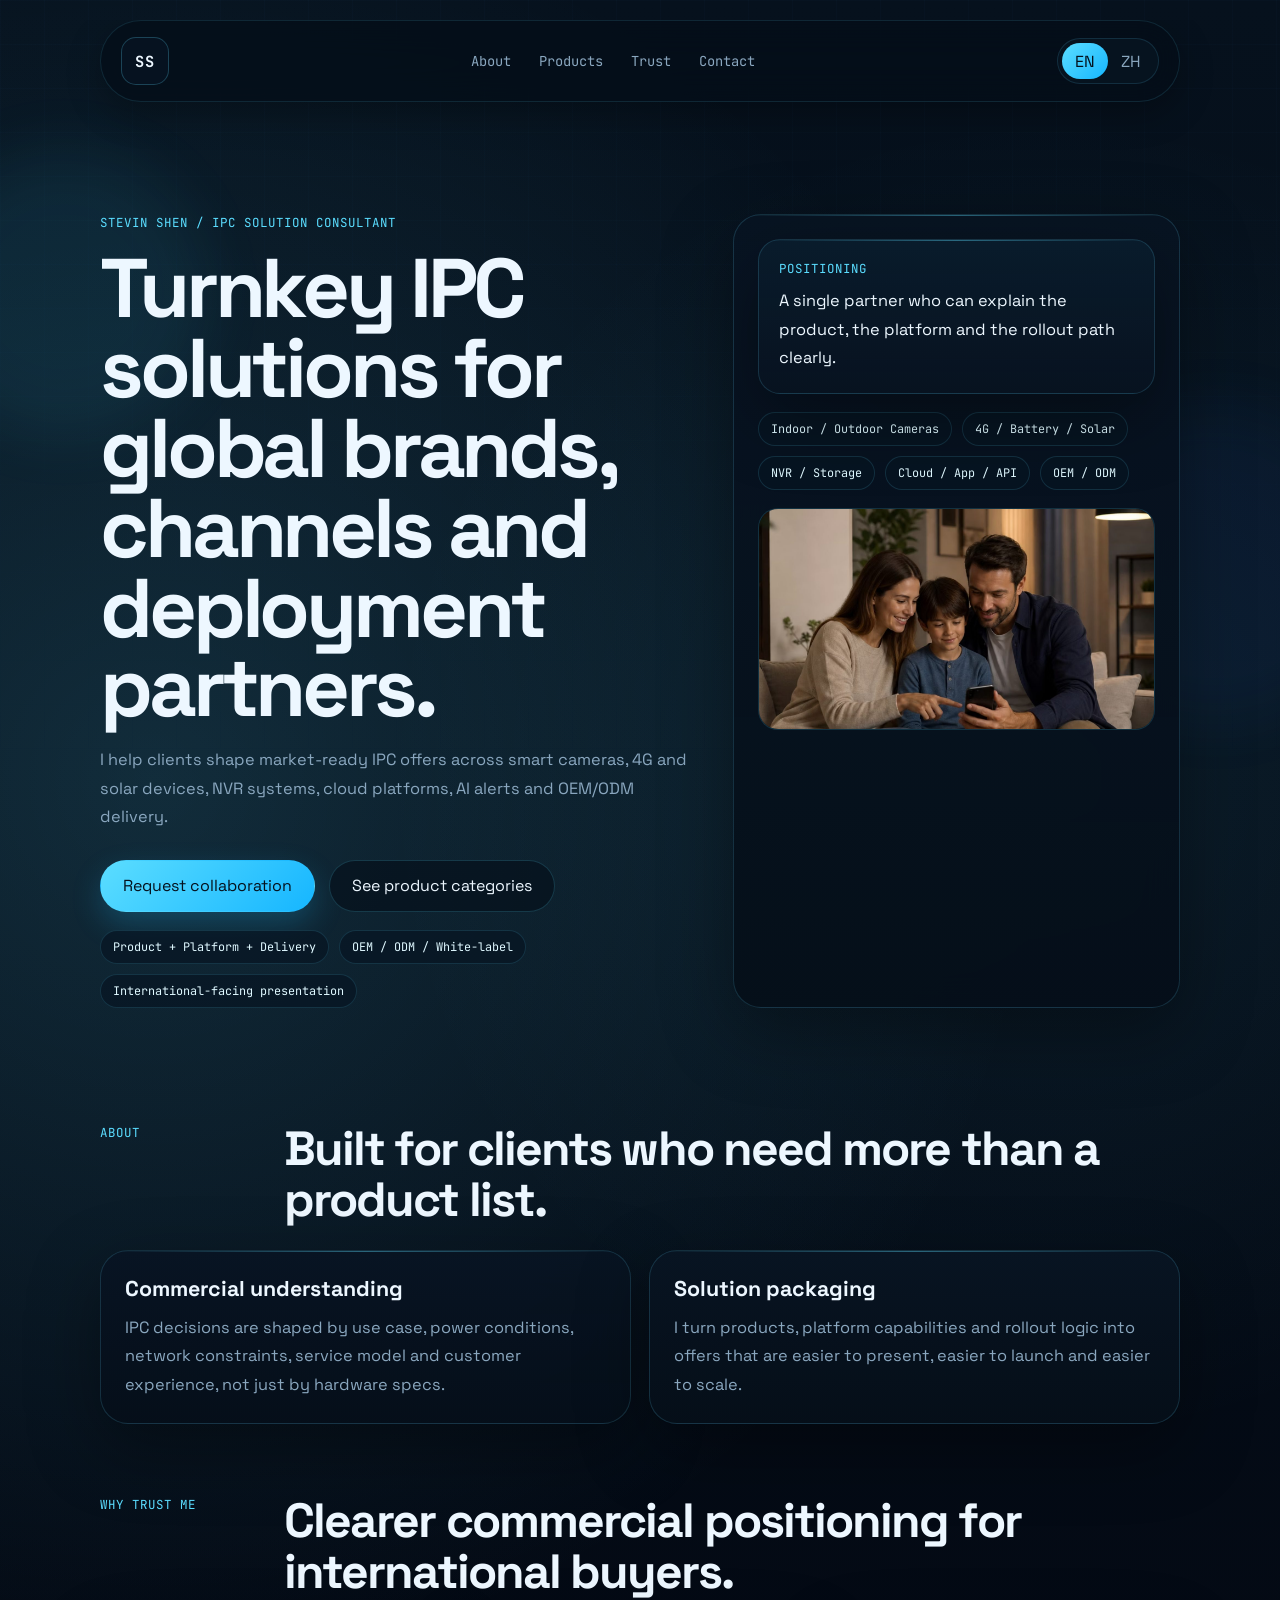
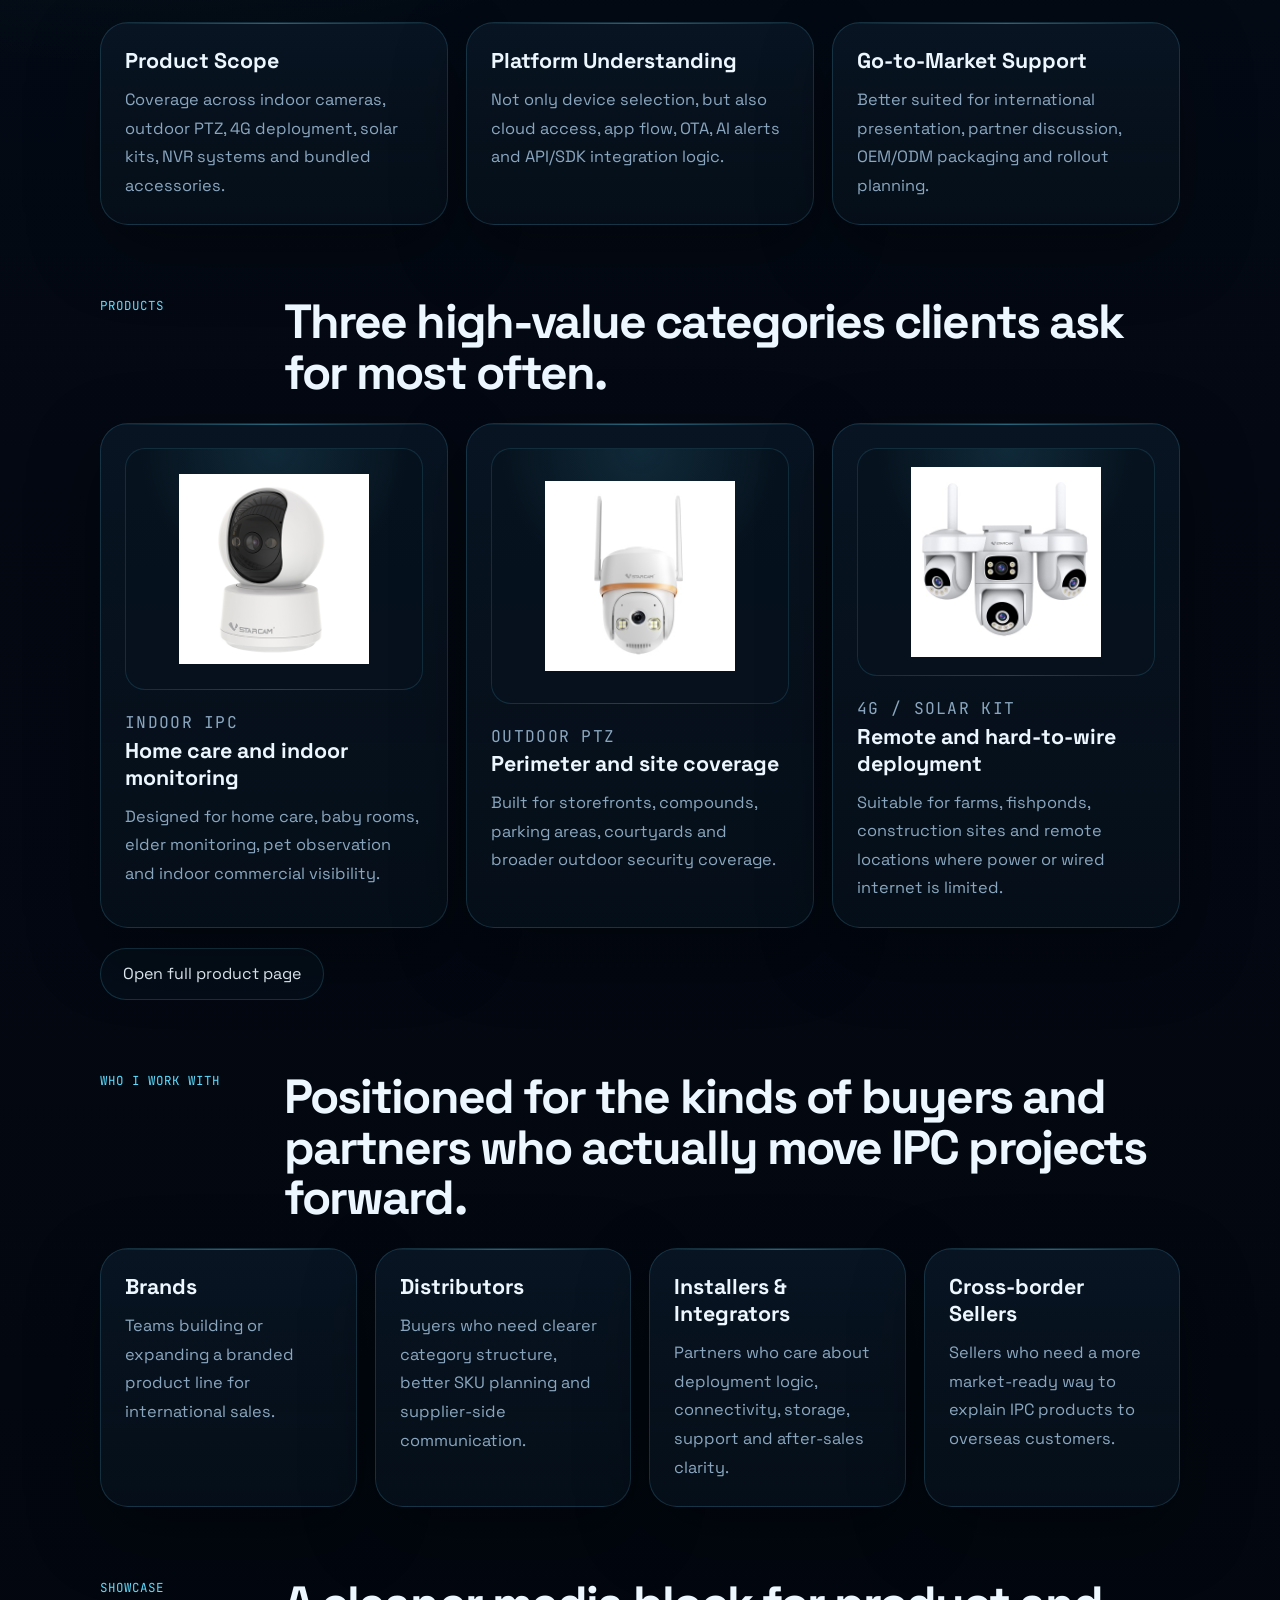
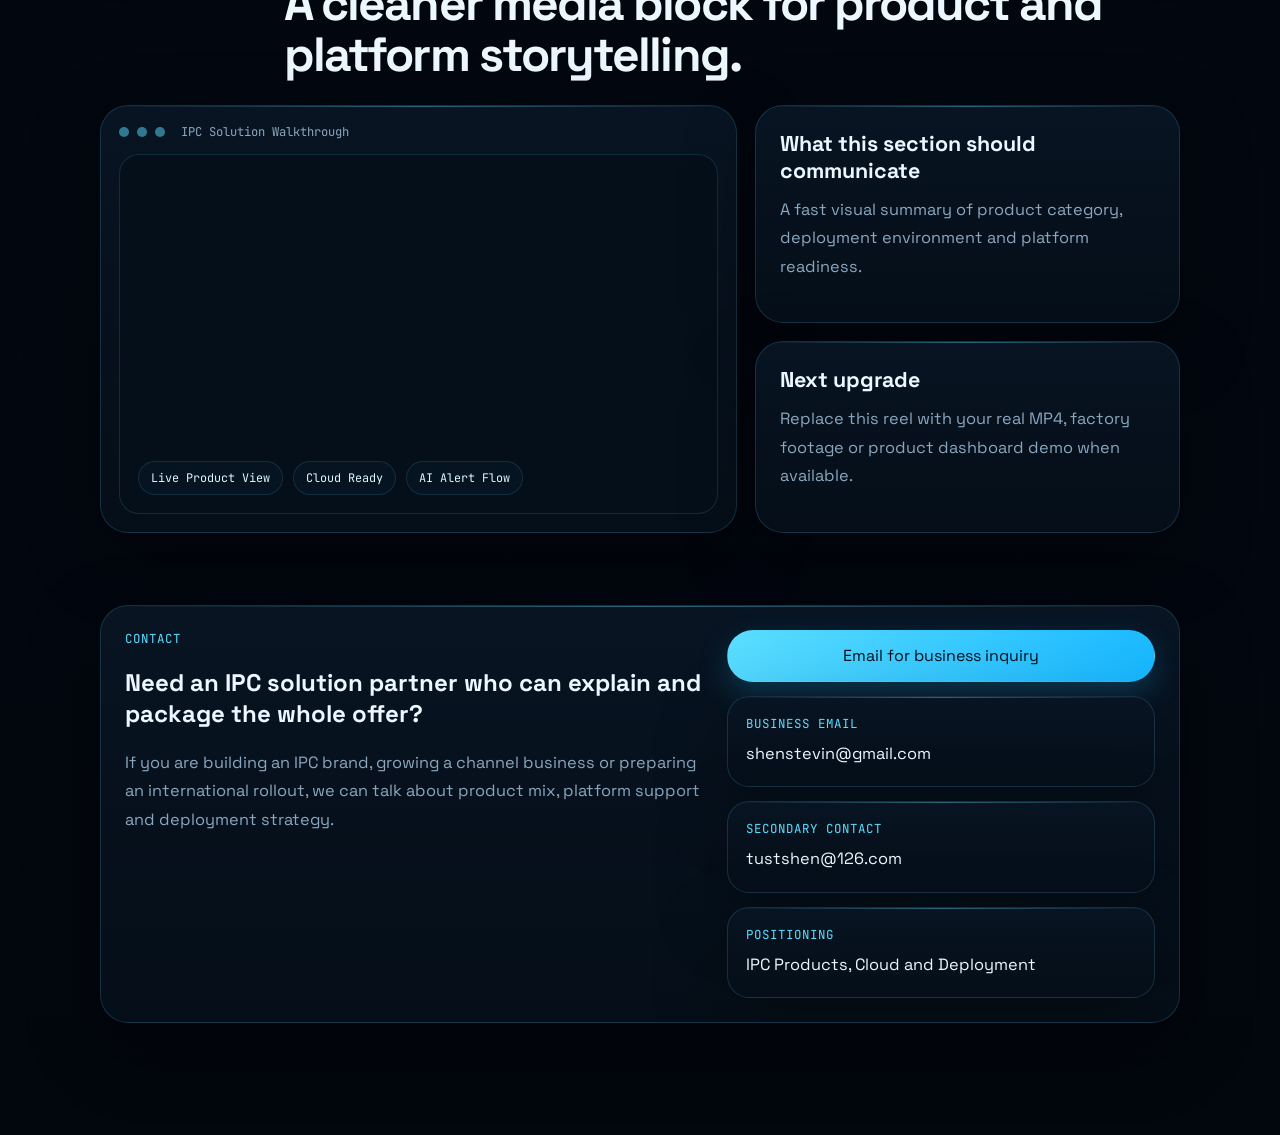
<file: index.html>
<!DOCTYPE html>
<html lang="en" class="no-js">
<head>
  <meta charset="UTF-8">
  <meta name="viewport" content="width=device-width, initial-scale=1.0">
  <title>Stevin Shen | IPC Solutions</title>
  <meta
    name="description"
    content="Stevin Shen helps global clients launch and deploy IPC products with cameras, cloud platforms, AI analytics, OEM/ODM support and turnkey delivery."
  >
  <script>
    document.documentElement.classList.remove("no-js");
    document.documentElement.classList.add("js");
  </script>
  <link rel="preconnect" href="https://fonts.googleapis.com">
  <link rel="preconnect" href="https://fonts.gstatic.com" crossorigin>
  <link
    href="https://fonts.googleapis.com/css2?family=JetBrains+Mono:wght@400;500;700&family=Space+Grotesk:wght@400;500;700&display=swap"
    rel="stylesheet"
  >
  <link rel="stylesheet" href="styles.css">
</head>
<body data-page="home">
  <div class="page-shell">
    <div class="ambient ambient-left"></div>
    <div class="ambient ambient-right"></div>

    <header class="site-header">
      <a class="brand" href="#top" data-i18n-attr="aria-label:brand_aria">
        <span>SS</span>
      </a>

      <nav class="site-nav" id="site-nav" data-i18n-attr="aria-label:nav_aria">
        <a href="#about" data-i18n="nav_about">About</a>
        <a href="products.html" data-i18n="nav_products">Products</a>
        <a href="#trust" data-i18n="nav_trust">Trust</a>
        <a href="#contact" data-i18n="nav_contact">Contact</a>
      </nav>

      <div class="header-tools">
        <div class="lang-switcher" data-i18n-attr="aria-label:lang_aria">
          <button class="lang-button is-active" type="button" data-lang="en" aria-pressed="true">EN</button>
          <button class="lang-button" type="button" data-lang="zh" aria-pressed="false">ZH</button>
        </div>

        <button
          class="nav-toggle"
          type="button"
          aria-expanded="false"
          aria-controls="site-nav"
          data-i18n-attr="aria-label:menu_aria"
        >
          <span></span>
          <span></span>
        </button>
      </div>
    </header>

    <main id="top">
      <section class="hero reveal">
        <div class="hero-copy">
          <p class="eyebrow" data-i18n="hero_eyebrow">Stevin Shen / IPC Solution Consultant</p>
          <h1 data-i18n="hero_title">Turnkey IPC solutions for global brands, channels and deployment partners.</h1>
          <p class="hero-text" data-i18n="hero_text">
            I help clients shape market-ready IPC offers across smart cameras, 4G and solar devices, NVR systems, cloud platforms, AI alerts and OEM/ODM delivery.
          </p>
          <div class="hero-actions">
            <a
              class="button button-primary"
              href="mailto:shenstevin@gmail.com?subject=IPC%20Solution%20Inquiry"
              data-i18n="hero_cta_primary"
            >Request collaboration</a>
            <a class="button button-secondary" href="products.html" data-i18n="hero_cta_secondary">See product categories</a>
          </div>
          <div class="trust-strip">
            <span data-i18n="trust_1">Product + Platform + Delivery</span>
            <span data-i18n="trust_2">OEM / ODM / White-label</span>
            <span data-i18n="trust_3">International-facing presentation</span>
          </div>
        </div>

        <aside class="hero-panel">
          <div class="panel-card">
            <p class="panel-label" data-i18n="panel_label">Positioning</p>
            <p class="panel-title" data-i18n="panel_title">
              A single partner who can explain the product, the platform and the rollout path clearly.
            </p>
          </div>
          <div class="hero-tags">
            <span data-i18n="tag_1">Indoor / Outdoor Cameras</span>
            <span data-i18n="tag_2">4G / Battery / Solar</span>
            <span data-i18n="tag_3">NVR / Storage</span>
            <span data-i18n="tag_4">Cloud / App / API</span>
            <span data-i18n="tag_5">OEM / ODM</span>
          </div>
          <div class="hero-preview">
            <img
              src="assets/eyngo/hero.jpg"
              alt="IPC solution visual overview"
              data-i18n-attr="alt:hero_preview_alt"
            >
          </div>
        </aside>
      </section>

      <section class="section reveal" id="about">
        <div class="section-heading">
          <p class="section-kicker" data-i18n="about_kicker">About</p>
          <h2 data-i18n="about_title">Built for clients who need more than a product list.</h2>
        </div>
        <div class="simple-grid about-grid">
          <article class="info-card">
            <h3 data-i18n="about_card_1_title">Commercial understanding</h3>
            <p data-i18n="about_card_1_text">
              IPC decisions are shaped by use case, power conditions, network constraints, service model and customer experience, not just by hardware specs.
            </p>
          </article>
          <article class="info-card">
            <h3 data-i18n="about_card_2_title">Solution packaging</h3>
            <p data-i18n="about_card_2_text">
              I turn products, platform capabilities and rollout logic into offers that are easier to present, easier to launch and easier to scale.
            </p>
          </article>
        </div>
      </section>

      <section class="section reveal" id="trust">
        <div class="section-heading">
          <p class="section-kicker" data-i18n="trust_kicker">Why Trust Me</p>
          <h2 data-i18n="trust_title">Clearer commercial positioning for international buyers.</h2>
        </div>
        <div class="trust-grid">
          <article class="info-card">
            <h3 data-i18n="trust_card_1_title">Product Scope</h3>
            <p data-i18n="trust_card_1_text">
              Coverage across indoor cameras, outdoor PTZ, 4G deployment, solar kits, NVR systems and bundled accessories.
            </p>
          </article>
          <article class="info-card">
            <h3 data-i18n="trust_card_2_title">Platform Understanding</h3>
            <p data-i18n="trust_card_2_text">
              Not only device selection, but also cloud access, app flow, OTA, AI alerts and API/SDK integration logic.
            </p>
          </article>
          <article class="info-card">
            <h3 data-i18n="trust_card_3_title">Go-to-Market Support</h3>
            <p data-i18n="trust_card_3_text">
              Better suited for international presentation, partner discussion, OEM/ODM packaging and rollout planning.
            </p>
          </article>
        </div>
      </section>

      <section class="section reveal" id="products-preview">
        <div class="section-heading">
          <p class="section-kicker" data-i18n="products_kicker">Products</p>
          <h2 data-i18n="products_title">Three high-value categories clients ask for most often.</h2>
        </div>
        <div class="product-grid">
          <article class="product-card">
            <div class="product-media">
              <img
                src="assets/eyngo/c994.jpg"
                alt="Indoor IPC camera product image"
                data-i18n-attr="alt:product_1_alt"
              >
            </div>
            <div class="product-body">
              <p class="product-label" data-i18n="product_1_label">Indoor IPC</p>
              <h3 data-i18n="product_1_title">Home care and indoor monitoring</h3>
              <p data-i18n="product_1_text">
                Designed for home care, baby rooms, elder monitoring, pet observation and indoor commercial visibility.
              </p>
            </div>
          </article>

          <article class="product-card">
            <div class="product-media">
              <img
                src="assets/eyngo/hs30.jpg"
                alt="Outdoor PTZ camera product image"
                data-i18n-attr="alt:product_2_alt"
              >
            </div>
            <div class="product-body">
              <p class="product-label" data-i18n="product_2_label">Outdoor PTZ</p>
              <h3 data-i18n="product_2_title">Perimeter and site coverage</h3>
              <p data-i18n="product_2_text">
                Built for storefronts, compounds, parking areas, courtyards and broader outdoor security coverage.
              </p>
            </div>
          </article>

          <article class="product-card">
            <div class="product-media">
              <img
                src="assets/eyngo/cg623fr.jpg"
                alt="4G solar IPC product image"
                data-i18n-attr="alt:product_3_alt"
              >
            </div>
            <div class="product-body">
              <p class="product-label" data-i18n="product_3_label">4G / Solar Kit</p>
              <h3 data-i18n="product_3_title">Remote and hard-to-wire deployment</h3>
              <p data-i18n="product_3_text">
                Suitable for farms, fishponds, construction sites and remote locations where power or wired internet is limited.
              </p>
            </div>
          </article>
        </div>
        <div class="section-footer">
          <a class="button button-secondary" href="products.html" data-i18n="products_footer_cta">Open full product page</a>
        </div>
      </section>

      <section class="section reveal" id="who">
        <div class="section-heading">
          <p class="section-kicker" data-i18n="who_kicker">Who I Work With</p>
          <h2 data-i18n="who_title">Positioned for the kinds of buyers and partners who actually move IPC projects forward.</h2>
        </div>
        <div class="who-grid">
          <article class="info-card">
            <h3 data-i18n="who_card_1_title">Brands</h3>
            <p data-i18n="who_card_1_text">
              Teams building or expanding a branded product line for international sales.
            </p>
          </article>
          <article class="info-card">
            <h3 data-i18n="who_card_2_title">Distributors</h3>
            <p data-i18n="who_card_2_text">
              Buyers who need clearer category structure, better SKU planning and supplier-side communication.
            </p>
          </article>
          <article class="info-card">
            <h3 data-i18n="who_card_3_title">Installers & Integrators</h3>
            <p data-i18n="who_card_3_text">
              Partners who care about deployment logic, connectivity, storage, support and after-sales clarity.
            </p>
          </article>
          <article class="info-card">
            <h3 data-i18n="who_card_4_title">Cross-border Sellers</h3>
            <p data-i18n="who_card_4_text">
              Sellers who need a more market-ready way to explain IPC products to overseas customers.
            </p>
          </article>
        </div>
      </section>

      <section class="section reveal" id="showcase">
        <div class="section-heading">
          <p class="section-kicker" data-i18n="showcase_kicker">Showcase</p>
          <h2 data-i18n="showcase_title">A cleaner media block for product and platform storytelling.</h2>
        </div>
        <div class="demo-layout">
          <div class="demo-card">
            <div class="demo-topbar">
              <span></span>
              <span></span>
              <span></span>
              <p data-i18n="demo_window_title">IPC Solution Walkthrough</p>
            </div>
            <div class="demo-reel" data-i18n-attr="aria-label:demo_object_aria">
              <img
                class="demo-slide demo-slide-a"
                src="assets/eyngo/smart-products-scene-living.png"
                alt="IPC product living scene showcase"
                data-i18n-attr="alt:demo_slide_1_alt"
              >
              <img
                class="demo-slide demo-slide-b"
                src="assets/eyngo/c994.jpg"
                alt="Indoor IPC camera close-up"
                data-i18n-attr="alt:demo_slide_2_alt"
              >
              <img
                class="demo-slide demo-slide-c"
                src="assets/eyngo/hs30.jpg"
                alt="Outdoor IPC camera close-up"
                data-i18n-attr="alt:demo_slide_3_alt"
              >
              <img
                class="demo-slide demo-slide-d"
                src="assets/eyngo/cg623fr.jpg"
                alt="4G IPC camera close-up"
                data-i18n-attr="alt:demo_slide_4_alt"
              >
              <div class="demo-overlay">
                <span class="demo-chip" data-i18n="demo_chip_1">Live Product View</span>
                <span class="demo-chip" data-i18n="demo_chip_2">Cloud Ready</span>
                <span class="demo-chip" data-i18n="demo_chip_3">AI Alert Flow</span>
              </div>
            </div>
          </div>

          <div class="demo-copy">
            <article class="info-card">
              <h3 data-i18n="demo_card_1_title">What this section should communicate</h3>
              <p data-i18n="demo_card_1_text">
                A fast visual summary of product category, deployment environment and platform readiness.
              </p>
            </article>
            <article class="info-card">
              <h3 data-i18n="demo_card_2_title">Next upgrade</h3>
              <p data-i18n="demo_card_2_text">
                Replace this reel with your real MP4, factory footage or product dashboard demo when available.
              </p>
            </article>
          </div>
        </div>
      </section>

      <section class="section contact-section reveal" id="contact">
        <div class="contact-card">
          <div>
            <p class="section-kicker" data-i18n="contact_kicker">Contact</p>
            <h2 data-i18n="contact_title">Need an IPC solution partner who can explain and package the whole offer?</h2>
            <p class="contact-text" data-i18n="contact_text">
              If you are building an IPC brand, growing a channel business or preparing an international rollout, we can talk about product mix, platform support and deployment strategy.
            </p>
          </div>
          <div class="contact-panel">
            <a
              class="button button-primary button-block"
              href="mailto:shenstevin@gmail.com?subject=IPC%20Solution%20Inquiry"
              data-i18n="contact_email_button"
            >Email for business inquiry</a>
            <div class="contact-meta">
              <p class="contact-label" data-i18n="contact_meta_1_label">Business Email</p>
              <p class="contact-value">shenstevin@gmail.com</p>
            </div>
            <div class="contact-meta">
              <p class="contact-label" data-i18n="contact_meta_2_label">Secondary Contact</p>
              <p class="contact-value">tustshen@126.com</p>
            </div>
            <div class="contact-meta">
              <p class="contact-label" data-i18n="contact_meta_3_label">Positioning</p>
              <p class="contact-value" data-i18n="contact_meta_3_value">IPC Products, Cloud and Deployment</p>
            </div>
          </div>
        </div>
      </section>
    </main>
  </div>

  <script src="script.js"></script>
</body>
</html>
</file>
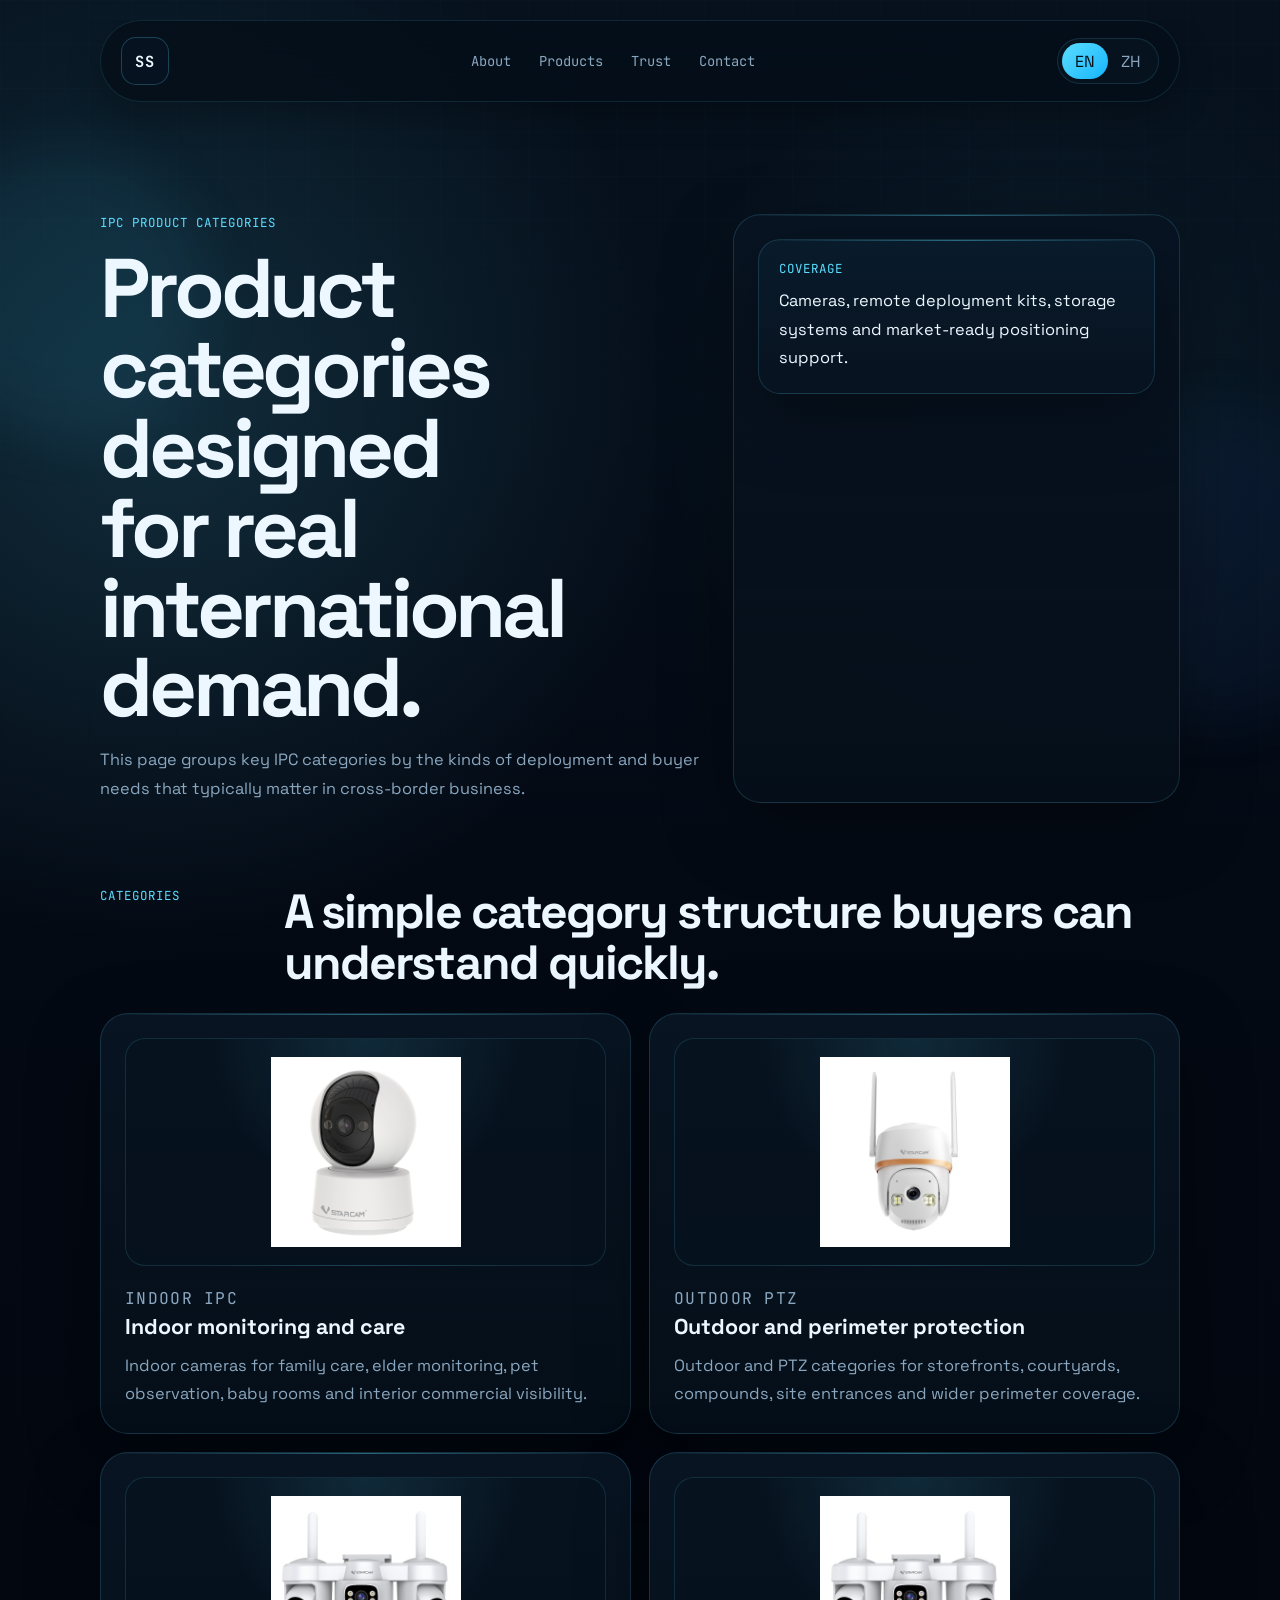
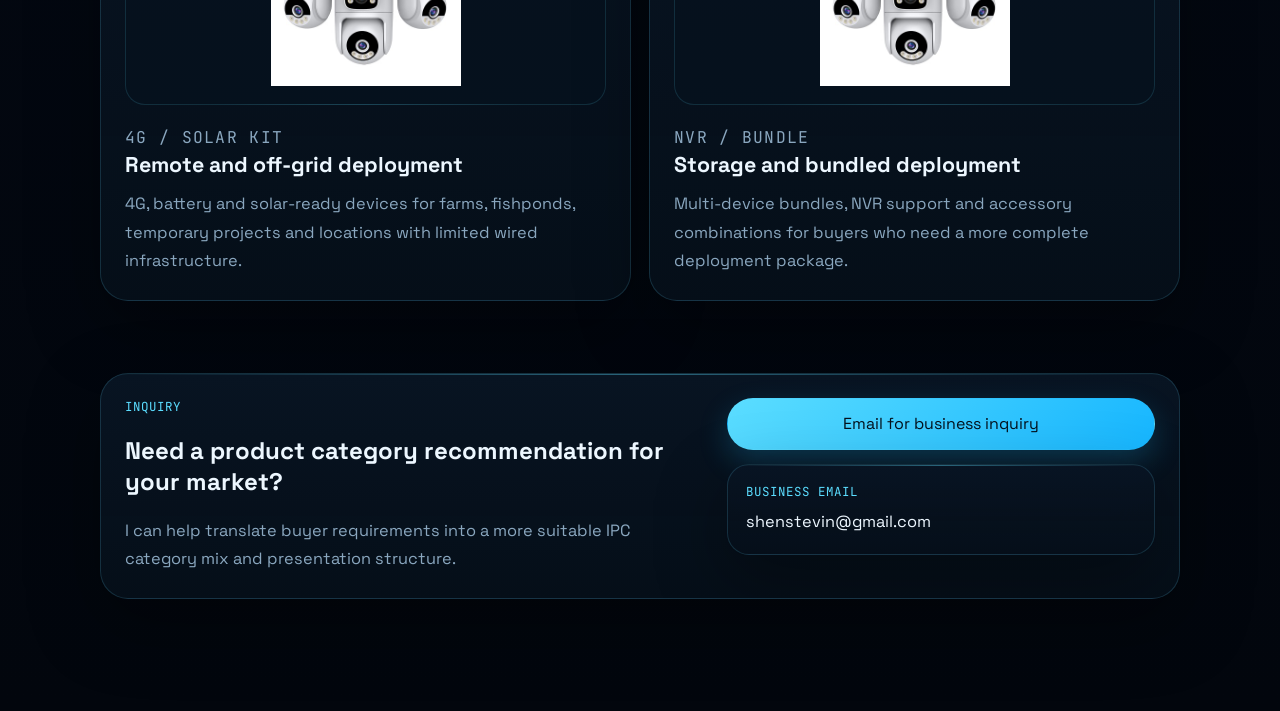
<file: products.html>
<!DOCTYPE html>
<html lang="en" class="no-js">
<head>
  <meta charset="UTF-8">
  <meta name="viewport" content="width=device-width, initial-scale=1.0">
  <title>Stevin Shen | IPC Product Categories</title>
  <meta
    name="description"
    content="IPC product categories for international buyers, including indoor cameras, outdoor PTZ, 4G deployments, solar kits and NVR bundles."
  >
  <script>
    document.documentElement.classList.remove("no-js");
    document.documentElement.classList.add("js");
  </script>
  <link rel="preconnect" href="https://fonts.googleapis.com">
  <link rel="preconnect" href="https://fonts.gstatic.com" crossorigin>
  <link
    href="https://fonts.googleapis.com/css2?family=JetBrains+Mono:wght@400;500;700&family=Space+Grotesk:wght@400;500;700&display=swap"
    rel="stylesheet"
  >
  <link rel="stylesheet" href="styles.css">
</head>
<body data-page="products">
  <div class="page-shell">
    <div class="ambient ambient-left"></div>
    <div class="ambient ambient-right"></div>

    <header class="site-header">
      <a class="brand" href="index.html" data-i18n-attr="aria-label:brand_aria">
        <span>SS</span>
      </a>

      <nav class="site-nav" id="site-nav" data-i18n-attr="aria-label:nav_aria">
        <a href="index.html#about" data-i18n="nav_about">About</a>
        <a href="products.html" data-i18n="nav_products">Products</a>
        <a href="index.html#trust" data-i18n="nav_trust">Trust</a>
        <a href="index.html#contact" data-i18n="nav_contact">Contact</a>
      </nav>

      <div class="header-tools">
        <div class="lang-switcher" data-i18n-attr="aria-label:lang_aria">
          <button class="lang-button is-active" type="button" data-lang="en" aria-pressed="true">EN</button>
          <button class="lang-button" type="button" data-lang="zh" aria-pressed="false">ZH</button>
        </div>

        <button
          class="nav-toggle"
          type="button"
          aria-expanded="false"
          aria-controls="site-nav"
          data-i18n-attr="aria-label:menu_aria"
        >
          <span></span>
          <span></span>
        </button>
      </div>
    </header>

    <main id="top">
      <section class="hero reveal hero-compact">
        <div class="hero-copy">
          <p class="eyebrow" data-i18n="products_page_eyebrow">IPC Product Categories</p>
          <h1 data-i18n="products_page_title">Product categories designed for real international demand.</h1>
          <p class="hero-text" data-i18n="products_page_text">
            This page groups key IPC categories by the kinds of deployment and buyer needs that typically matter in cross-border business.
          </p>
        </div>

        <aside class="hero-panel">
          <div class="panel-card">
            <p class="panel-label" data-i18n="products_page_panel_label">Coverage</p>
            <p class="panel-title" data-i18n="products_page_panel_title">
              Cameras, remote deployment kits, storage systems and market-ready positioning support.
            </p>
          </div>
        </aside>
      </section>

      <section class="section reveal">
        <div class="section-heading">
          <p class="section-kicker" data-i18n="products_page_section_kicker">Categories</p>
          <h2 data-i18n="products_page_section_title">A simple category structure buyers can understand quickly.</h2>
        </div>
        <div class="catalog-grid">
          <article class="product-card product-card-wide">
            <div class="product-media">
              <img src="assets/eyngo/c994.jpg" alt="Indoor IPC camera product image" data-i18n-attr="alt:product_1_alt">
            </div>
            <div class="product-body">
              <p class="product-label" data-i18n="product_1_label">Indoor IPC</p>
              <h3 data-i18n="products_page_card_1_title">Indoor monitoring and care</h3>
              <p data-i18n="products_page_card_1_text">
                Indoor cameras for family care, elder monitoring, pet observation, baby rooms and interior commercial visibility.
              </p>
            </div>
          </article>

          <article class="product-card product-card-wide">
            <div class="product-media">
              <img src="assets/eyngo/hs30.jpg" alt="Outdoor PTZ camera product image" data-i18n-attr="alt:product_2_alt">
            </div>
            <div class="product-body">
              <p class="product-label" data-i18n="product_2_label">Outdoor PTZ</p>
              <h3 data-i18n="products_page_card_2_title">Outdoor and perimeter protection</h3>
              <p data-i18n="products_page_card_2_text">
                Outdoor and PTZ categories for storefronts, courtyards, compounds, site entrances and wider perimeter coverage.
              </p>
            </div>
          </article>

          <article class="product-card product-card-wide">
            <div class="product-media">
              <img src="assets/eyngo/cg623fr.jpg" alt="4G solar IPC product image" data-i18n-attr="alt:product_3_alt">
            </div>
            <div class="product-body">
              <p class="product-label" data-i18n="product_3_label">4G / Solar Kit</p>
              <h3 data-i18n="products_page_card_3_title">Remote and off-grid deployment</h3>
              <p data-i18n="products_page_card_3_text">
                4G, battery and solar-ready devices for farms, fishponds, temporary projects and locations with limited wired infrastructure.
              </p>
            </div>
          </article>

          <article class="product-card product-card-wide">
            <div class="product-media">
              <img src="assets/eyngo/cg623fr.jpg" alt="NVR and bundle system reference image" data-i18n-attr="alt:products_page_card_4_alt">
            </div>
            <div class="product-body">
              <p class="product-label" data-i18n="products_page_card_4_label">NVR / Bundle</p>
              <h3 data-i18n="products_page_card_4_title">Storage and bundled deployment</h3>
              <p data-i18n="products_page_card_4_text">
                Multi-device bundles, NVR support and accessory combinations for buyers who need a more complete deployment package.
              </p>
            </div>
          </article>
        </div>
      </section>

      <section class="section contact-section reveal">
        <div class="contact-card">
          <div>
            <p class="section-kicker" data-i18n="products_page_contact_kicker">Inquiry</p>
            <h2 data-i18n="products_page_contact_title">Need a product category recommendation for your market?</h2>
            <p class="contact-text" data-i18n="products_page_contact_text">
              I can help translate buyer requirements into a more suitable IPC category mix and presentation structure.
            </p>
          </div>
          <div class="contact-panel">
            <a
              class="button button-primary button-block"
              href="mailto:shenstevin@gmail.com?subject=IPC%20Product%20Category%20Inquiry"
              data-i18n="contact_email_button"
            >Email for business inquiry</a>
            <div class="contact-meta">
              <p class="contact-label" data-i18n="contact_meta_1_label">Business Email</p>
              <p class="contact-value">shenstevin@gmail.com</p>
            </div>
          </div>
        </div>
      </section>
    </main>
  </div>

  <script src="script.js"></script>
</body>
</html>
</file>
<file: styles.css>
:root {
  --bg: #040913;
  --surface: rgba(8, 18, 31, 0.82);
  --surface-strong: rgba(10, 24, 41, 0.94);
  --text: #edf7ff;
  --muted: #8aa7bf;
  --line: rgba(102, 214, 255, 0.16);
  --accent: #5bddff;
  --accent-strong: #16b6ff;
  --shadow: 0 24px 70px rgba(0, 0, 0, 0.34);
  --radius-xl: 28px;
  --radius-lg: 22px;
  --container: min(1080px, calc(100vw - 40px));
}

*,
*::before,
*::after {
  box-sizing: border-box;
}

html {
  scroll-behavior: smooth;
}

body {
  margin: 0;
  min-height: 100vh;
  color: var(--text);
  font-family: "Space Grotesk", "Segoe UI", sans-serif;
  background:
    radial-gradient(circle at 12% 18%, rgba(91, 221, 255, 0.15), transparent 24%),
    radial-gradient(circle at 82% 18%, rgba(91, 221, 255, 0.08), transparent 18%),
    linear-gradient(180deg, #06111d 0%, #030812 48%, #02060d 100%);
}

body::before {
  content: "";
  position: fixed;
  inset: 0;
  background-image:
    linear-gradient(rgba(98, 173, 255, 0.06) 1px, transparent 1px),
    linear-gradient(90deg, rgba(98, 173, 255, 0.06) 1px, transparent 1px);
  background-size: 44px 44px;
  mask-image: linear-gradient(180deg, rgba(0, 0, 0, 0.35), transparent 92%);
  pointer-events: none;
}

body.menu-open {
  overflow: hidden;
}

a {
  color: inherit;
  text-decoration: none;
}

button {
  font: inherit;
}

.page-shell {
  position: relative;
  overflow: clip;
}

.ambient {
  position: absolute;
  border-radius: 999px;
  filter: blur(32px);
  opacity: 0.55;
  pointer-events: none;
}

.ambient-left {
  top: 8rem;
  left: -5rem;
  width: 18rem;
  height: 18rem;
  background: rgba(65, 211, 255, 0.14);
}

.ambient-right {
  top: 24rem;
  right: -6rem;
  width: 20rem;
  height: 20rem;
  background: rgba(60, 120, 255, 0.1);
}

.site-header {
  position: sticky;
  top: 0;
  z-index: 20;
  display: flex;
  align-items: center;
  justify-content: space-between;
  width: var(--container);
  margin: 20px auto 0;
  padding: 16px 20px;
  background: rgba(4, 14, 24, 0.76);
  border: 1px solid rgba(91, 221, 255, 0.12);
  border-radius: 999px;
  backdrop-filter: blur(18px);
  box-shadow: 0 12px 34px rgba(0, 0, 0, 0.28);
}

.brand {
  display: inline-flex;
  align-items: center;
  justify-content: center;
  width: 48px;
  height: 48px;
  border-radius: 15px;
  border: 1px solid rgba(91, 221, 255, 0.24);
  background: rgba(7, 20, 34, 0.92);
  font-family: "JetBrains Mono", Consolas, monospace;
  font-size: 0.96rem;
  font-weight: 700;
  letter-spacing: 0.08em;
}

.site-nav {
  display: flex;
  gap: 28px;
  align-items: center;
  font-family: "JetBrains Mono", Consolas, monospace;
  font-size: 0.86rem;
  color: var(--muted);
}

.site-nav a {
  position: relative;
}

.site-nav a::after {
  content: "";
  position: absolute;
  left: 0;
  bottom: -8px;
  width: 100%;
  height: 1px;
  background: linear-gradient(90deg, transparent, var(--accent), transparent);
  transform: scaleX(0);
  transition: transform 180ms ease;
}

.site-nav a:hover::after,
.site-nav a:focus-visible::after {
  transform: scaleX(1);
}

.header-tools {
  display: flex;
  align-items: center;
  gap: 12px;
}

.lang-switcher {
  display: inline-flex;
  padding: 4px;
  border: 1px solid rgba(91, 221, 255, 0.14);
  border-radius: 999px;
  background: rgba(7, 20, 34, 0.9);
}

.lang-button {
  min-width: 46px;
  height: 36px;
  border: 0;
  border-radius: 999px;
  background: transparent;
  color: var(--muted);
  cursor: pointer;
}

.lang-button.is-active {
  background: linear-gradient(135deg, var(--accent), var(--accent-strong));
  color: #04111d;
}

.nav-toggle {
  display: none;
  position: relative;
  width: 48px;
  height: 48px;
  border: 0;
  background: transparent;
  cursor: pointer;
}

.nav-toggle span {
  position: absolute;
  left: 12px;
  width: 24px;
  height: 2px;
  background: var(--text);
  transition: transform 220ms ease, top 220ms ease;
}

.nav-toggle span:first-child {
  top: 19px;
}

.nav-toggle span:last-child {
  top: 27px;
}

body.menu-open .nav-toggle span:first-child {
  top: 23px;
  transform: rotate(45deg);
}

body.menu-open .nav-toggle span:last-child {
  top: 23px;
  transform: rotate(-45deg);
}

main {
  width: var(--container);
  margin: 0 auto;
  padding: 42px 0 88px;
}

.hero {
  display: grid;
  grid-template-columns: minmax(0, 1.15fr) minmax(300px, 0.85fr);
  gap: 28px;
  align-items: stretch;
  padding: 70px 0 44px;
}

.eyebrow,
.section-kicker,
.panel-label,
.product-label,
.contact-label,
.mini-label {
  margin: 0;
  font-family: "JetBrains Mono", Consolas, monospace;
  letter-spacing: 0.08em;
  text-transform: uppercase;
  color: var(--accent);
  font-size: 0.78rem;
}

.hero h1 {
  margin: 18px 0 18px;
  font-size: clamp(3rem, 7vw, 5.2rem);
  line-height: 0.96;
  font-weight: 700;
  letter-spacing: -0.05em;
  text-wrap: balance;
}

.hero-text,
.info-card p,
.product-body p,
.contact-text,
.contact-value,
.panel-title {
  margin: 0;
  font-size: 1.02rem;
  line-height: 1.75;
  color: var(--muted);
}

.hero-actions {
  display: flex;
  flex-wrap: wrap;
  gap: 14px;
  margin-top: 28px;
}

.trust-strip,
.hero-tags {
  display: flex;
  flex-wrap: wrap;
  gap: 10px;
  margin-top: 18px;
}

.trust-strip span,
.hero-tags span,
.demo-chip {
  display: inline-flex;
  align-items: center;
  min-height: 34px;
  padding: 0 12px;
  border-radius: 999px;
  border: 1px solid rgba(91, 221, 255, 0.14);
  background: rgba(7, 22, 35, 0.72);
  font-family: "JetBrains Mono", Consolas, monospace;
  font-size: 0.74rem;
  color: #dff8ff;
}

.button {
  display: inline-flex;
  align-items: center;
  justify-content: center;
  min-height: 52px;
  padding: 0 22px;
  border-radius: 999px;
  border: 1px solid transparent;
  transition: transform 180ms ease, border-color 180ms ease, box-shadow 180ms ease;
}

.button:hover,
.button:focus-visible {
  transform: translateY(-2px);
}

.button-primary {
  background: linear-gradient(135deg, var(--accent), var(--accent-strong));
  color: #04111d;
  box-shadow: 0 12px 30px rgba(30, 191, 255, 0.22);
}

.button-secondary {
  background: rgba(6, 17, 29, 0.72);
  border-color: rgba(91, 221, 255, 0.18);
}

.button-block {
  width: 100%;
}

.hero-panel,
.info-card,
.product-card,
.demo-card,
.contact-card,
.contact-meta,
.panel-card {
  position: relative;
  overflow: hidden;
  border: 1px solid var(--line);
  background:
    linear-gradient(180deg, rgba(8, 21, 35, 0.86), rgba(5, 14, 24, 0.8)),
    var(--surface);
  border-radius: var(--radius-xl);
  box-shadow: var(--shadow);
  backdrop-filter: blur(18px);
}

.hero-panel::before,
.info-card::before,
.product-card::before,
.demo-card::before,
.contact-card::before,
.contact-meta::before,
.panel-card::before {
  content: "";
  position: absolute;
  inset: 0 auto auto 0;
  width: 100%;
  height: 1px;
  background: linear-gradient(90deg, transparent, rgba(91, 221, 255, 0.4), transparent);
}

.hero-panel {
  padding: 24px;
}

.panel-card {
  padding: 20px;
  border-radius: var(--radius-lg);
  background:
    linear-gradient(180deg, rgba(9, 28, 44, 0.88), rgba(7, 17, 30, 0.78)),
    var(--surface-strong);
}

.panel-title {
  margin-top: 10px;
  color: var(--text);
}

.hero-preview {
  margin-top: 18px;
  border-radius: 20px;
  overflow: hidden;
  border: 1px solid rgba(91, 221, 255, 0.14);
  background: rgba(7, 22, 35, 0.78);
}

.hero-preview img {
  display: block;
  width: 100%;
  height: 220px;
  object-fit: cover;
}

.section {
  padding: 72px 0 0;
}

.section-heading {
  display: grid;
  grid-template-columns: minmax(120px, 160px) minmax(0, 1fr);
  gap: 24px;
  align-items: start;
  margin-bottom: 24px;
}

.section-heading h2 {
  margin: 0;
  font-size: clamp(2rem, 4vw, 3rem);
  line-height: 1.06;
  letter-spacing: -0.04em;
}

.simple-grid,
.product-grid,
.demo-layout,
.offer-layout,
.trust-grid,
.who-grid,
.catalog-grid {
  display: grid;
  gap: 18px;
}

.simple-grid,
.about-grid,
.offer-layout {
  grid-template-columns: repeat(2, minmax(0, 1fr));
}

.trust-grid {
  grid-template-columns: repeat(3, minmax(0, 1fr));
}

.who-grid {
  grid-template-columns: repeat(4, minmax(0, 1fr));
}

.catalog-grid {
  grid-template-columns: repeat(2, minmax(0, 1fr));
}

.offer-column,
.demo-copy {
  display: grid;
  gap: 18px;
}

.info-card,
.product-card {
  padding: 24px;
}

.info-card h3,
.product-body h3 {
  margin: 0 0 12px;
  font-size: 1.34rem;
}

.accent-card {
  background:
    linear-gradient(135deg, rgba(12, 38, 61, 0.96), rgba(6, 16, 26, 0.92)),
    var(--surface);
}

.product-grid {
  grid-template-columns: repeat(3, minmax(0, 1fr));
}

.product-card {
  display: grid;
  gap: 18px;
}

.product-card-wide {
  align-items: start;
}

.product-media {
  min-height: 220px;
  border-radius: 20px;
  border: 1px solid rgba(91, 221, 255, 0.14);
  background:
    radial-gradient(circle at top, rgba(91, 221, 255, 0.12), transparent 48%),
    rgba(6, 18, 30, 0.84);
  display: grid;
  place-items: center;
  padding: 18px;
}

.product-media img {
  width: 100%;
  max-width: 260px;
  max-height: 190px;
  object-fit: contain;
  display: block;
}

.demo-layout {
  grid-template-columns: minmax(0, 1.2fr) minmax(280px, 0.8fr);
  align-items: stretch;
}

.demo-card {
  padding: 18px;
}

.demo-topbar {
  display: flex;
  align-items: center;
  gap: 8px;
  margin-bottom: 14px;
}

.demo-topbar span {
  width: 10px;
  height: 10px;
  border-radius: 999px;
  background: rgba(91, 221, 255, 0.5);
}

.demo-topbar p {
  margin: 0 0 0 8px;
  font-family: "JetBrains Mono", Consolas, monospace;
  font-size: 0.76rem;
  color: var(--muted);
}

.demo-reel {
  position: relative;
  min-height: 360px;
  border-radius: 20px;
  overflow: hidden;
  background: rgba(5, 16, 27, 0.92);
  border: 1px solid rgba(91, 221, 255, 0.14);
}

.demo-slide {
  position: absolute;
  inset: 0;
  width: 100%;
  height: 100%;
  object-fit: cover;
  opacity: 0;
  animation: demoFade 18s infinite;
}

.demo-slide-a {
  animation-delay: 0s;
}

.demo-slide-b {
  animation-delay: 4.5s;
}

.demo-slide-c {
  animation-delay: 9s;
}

.demo-slide-d {
  animation-delay: 13.5s;
}

.demo-overlay {
  position: absolute;
  left: 18px;
  right: 18px;
  bottom: 18px;
  display: flex;
  flex-wrap: wrap;
  gap: 10px;
  z-index: 2;
}

@keyframes demoFade {
  0% { opacity: 0; transform: scale(1.02); }
  6% { opacity: 1; }
  22% { opacity: 1; transform: scale(1); }
  28% { opacity: 0; transform: scale(1); }
  100% { opacity: 0; }
}

.contact-section {
  padding-bottom: 24px;
}

.section-footer {
  margin-top: 20px;
}

.hero-compact {
  padding-bottom: 12px;
}

.contact-card {
  display: grid;
  grid-template-columns: minmax(0, 1.15fr) minmax(280px, 0.85fr);
  gap: 24px;
  padding: 24px;
}

.contact-panel {
  display: grid;
  gap: 14px;
  align-content: start;
}

.contact-meta {
  padding: 18px;
  border-radius: var(--radius-lg);
}

.contact-value {
  margin-top: 8px;
  color: var(--text);
}

.js .reveal {
  opacity: 0;
  transform: translateY(24px);
  transition: opacity 700ms ease, transform 700ms ease;
}

.js .reveal.is-visible {
  opacity: 1;
  transform: translateY(0);
}

@media (max-width: 1080px) {
  .product-grid,
  .who-grid {
    grid-template-columns: repeat(2, minmax(0, 1fr));
  }
}

@media (max-width: 980px) {
  .hero,
  .contact-card,
  .simple-grid,
  .about-grid,
  .offer-layout,
  .trust-grid,
  .who-grid,
  .catalog-grid,
  .product-grid,
  .demo-layout,
  .section-heading {
    grid-template-columns: 1fr;
  }
}

@media (max-width: 760px) {
  .site-header {
    padding: 14px 16px;
    gap: 12px;
  }

  .site-nav {
    position: fixed;
    inset: 84px 20px auto;
    display: grid;
    gap: 14px;
    padding: 18px;
    background: rgba(5, 15, 26, 0.96);
    border: 1px solid rgba(91, 221, 255, 0.14);
    border-radius: 24px;
    box-shadow: var(--shadow);
    transform: translateY(-12px);
    opacity: 0;
    pointer-events: none;
    transition: opacity 220ms ease, transform 220ms ease;
  }

  body.menu-open .site-nav {
    opacity: 1;
    transform: translateY(0);
    pointer-events: auto;
  }

  .nav-toggle {
    display: inline-flex;
    align-items: center;
    justify-content: center;
  }

  .hero {
    padding-top: 38px;
  }

  .hero h1 {
    font-size: clamp(2.6rem, 14vw, 4.2rem);
  }

  .header-tools {
    gap: 8px;
  }

  .lang-button {
    min-width: 40px;
  }

  .info-card,
  .product-card,
  .contact-card,
  .hero-panel,
  .demo-card {
    padding: 22px;
  }

  .demo-card {
    padding: 16px;
  }

  .demo-reel {
    min-height: 300px;
  }
}

@media (prefers-reduced-motion: reduce) {
  html {
    scroll-behavior: auto;
  }

  *,
  *::before,
  *::after {
    animation: none !important;
    transition: none !important;
  }

  .js .reveal {
    opacity: 1;
    transform: none;
  }

  .demo-slide {
    animation: none;
  }

  .demo-slide-a {
    opacity: 1;
  }
}
</file>
